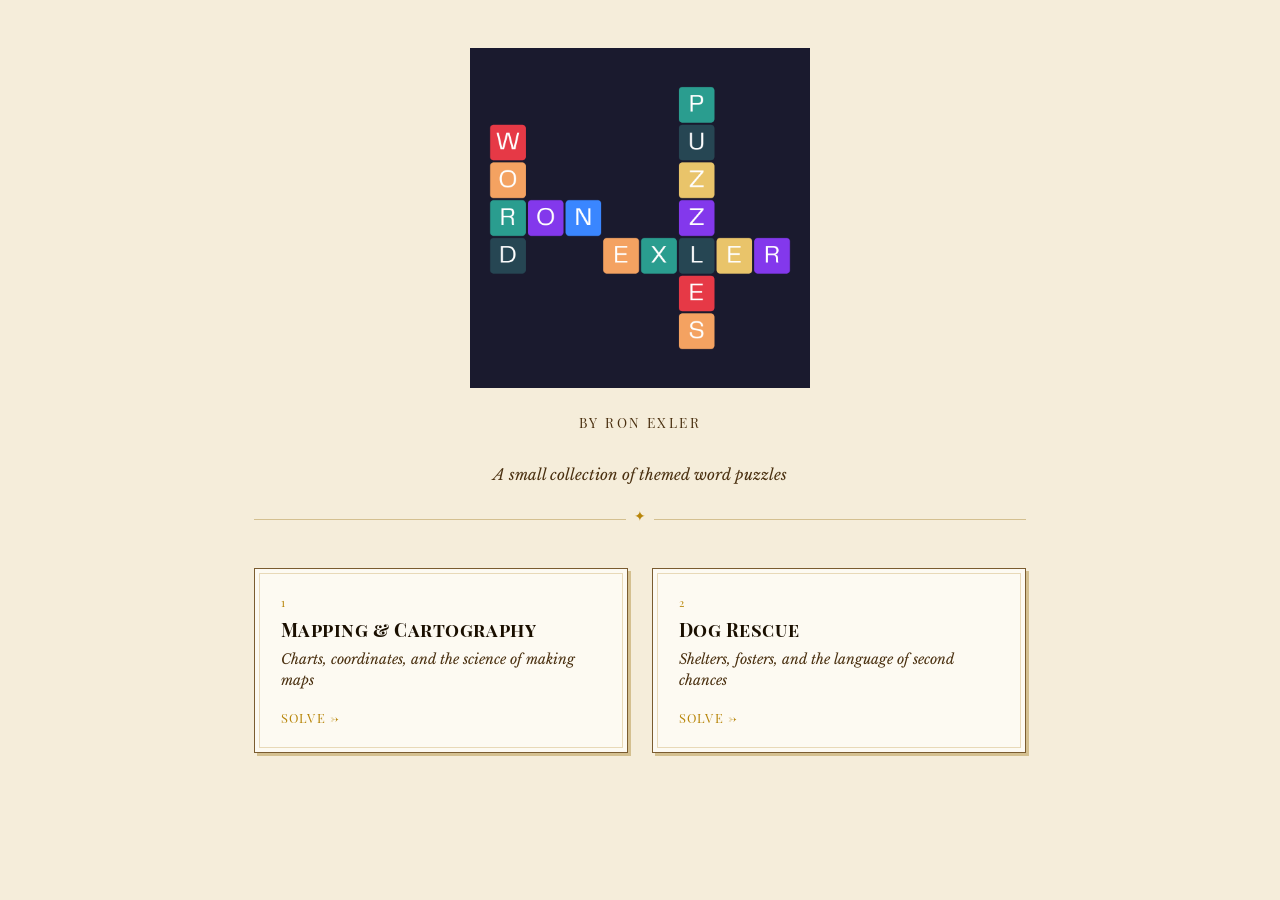
<file: index.html>
<!DOCTYPE html>
<html lang="en">
<head>
  <meta charset="UTF-8">
  <meta name="viewport" content="width=device-width, initial-scale=1.0">
  <title>Word Puzzles by Ron Exler</title>
  <link rel="preconnect" href="https://fonts.googleapis.com">
  <link rel="preconnect" href="https://fonts.gstatic.com" crossorigin>
  <link href="https://fonts.googleapis.com/css2?family=Playfair+Display+SC:wght@400;700&family=Libre+Baskerville:ital,wght@0,400;0,700;1,400&display=swap" rel="stylesheet">
  <link rel="stylesheet" href="crossword.css">
  <style>
    body { padding-top: 0; }

    .gallery-header {
      display: flex;
      flex-direction: column;
      align-items: center;
      gap: 1.5rem;
      padding-bottom: 2rem;
      margin-bottom: 3rem;
      border-bottom: 1px solid var(--paper-dark);
      position: relative;
    }

    .gallery-header::after {
      content: '✦';
      position: absolute;
      bottom: -0.6em;
      left: 50%;
      transform: translateX(-50%);
      background: var(--paper);
      padding: 0 0.5rem;
      color: var(--gold);
      font-size: 0.85rem;
    }

    .gallery-logo {
      width: min(340px, 80vw);
      height: auto;
      display: block;
    }

    .gallery-byline {
      font-family: var(--font-display);
      font-size: 0.85rem;
      letter-spacing: 0.18em;
      color: var(--ink-mid);
      text-transform: uppercase;
    }

    .gallery-subtitle {
      font-style: italic;
      color: var(--ink-mid);
      font-size: 0.95rem;
    }
  </style>
</head>
<body>
  <div class="gallery-page">
    <header class="gallery-header">
      <img class="gallery-logo" src="logo.png" alt="Word Puzzles by Ron Exler">
      <p class="gallery-byline">by Ron Exler</p>
      <p class="gallery-subtitle">A small collection of themed word puzzles</p>
    </header>

    <div class="puzzle-grid">
      <a class="puzzle-card" href="/mapping/">
        <div class="puzzle-card-num">1</div>
        <h2 class="puzzle-card-title">Mapping &amp; Cartography</h2>
        <p class="puzzle-card-theme">Charts, coordinates, and the science of making maps</p>
        <span class="puzzle-card-cta">Solve →</span>
      </a>

      <a class="puzzle-card" href="/dogrescue/">
        <div class="puzzle-card-num">2</div>
        <h2 class="puzzle-card-title">Dog Rescue</h2>
        <p class="puzzle-card-theme">Shelters, fosters, and the language of second chances</p>
        <span class="puzzle-card-cta">Solve →</span>
      </a>
    </div>
  </div>
</body>
</html>
</file>
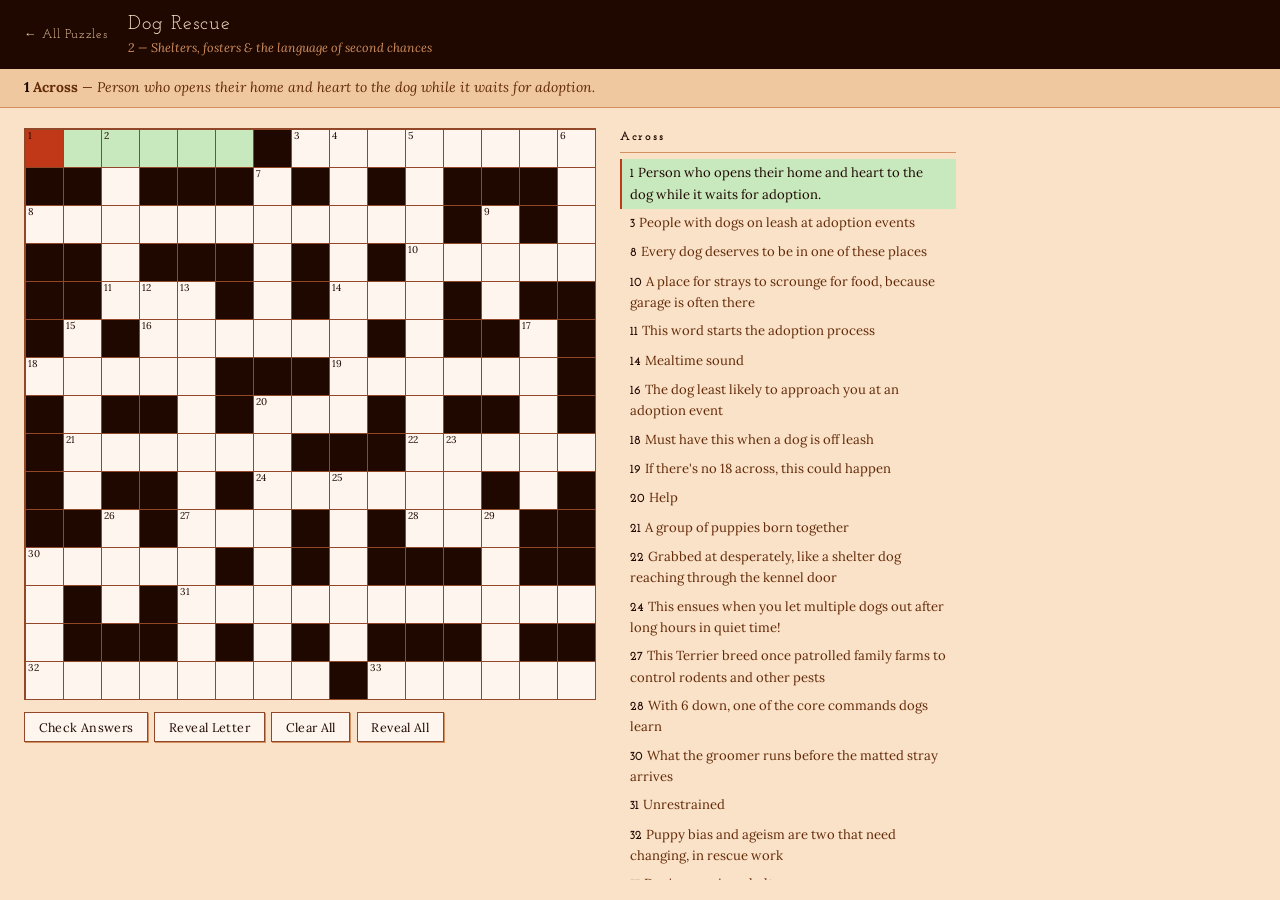
<file: dogrescue/index.html>
<!DOCTYPE html>
<html lang="en">
<head>
  <meta charset="UTF-8">
  <meta name="viewport" content="width=device-width, initial-scale=1.0">
  <title>Dog Rescue — Crossword</title>
  <link rel="preconnect" href="https://fonts.googleapis.com">
  <link rel="preconnect" href="https://fonts.gstatic.com" crossorigin>
  <link rel="stylesheet" href="../crossword.css?v=2">
</head>
<body>
  <div class="puzzle-page" id="app">
    <header class="cw-header">
      <a class="cw-back" href="/">← All Puzzles</a>
      <div class="cw-header-text">
        <div class="cw-title">Dog Rescue</div>
        <div class="cw-subtitle">2 — Shelters, fosters &amp; the language of second chances</div>
      </div>
    </header>

    <div class="cw-clue-bar">
      <div class="cw-clue-bar-text"></div>
    </div>

    <div class="cw-layout">
      <div class="cw-grid-section">
        <div class="cw-grid-container"></div>
        <div class="cw-controls">
          <button class="cw-btn" id="btn-check">Check Answers</button>
          <button class="cw-btn" id="btn-reveal">Reveal Letter</button>
          <button class="cw-btn" id="btn-clear">Clear All</button>
          <button class="cw-btn" id="btn-reveal-all">Reveal All</button>
        </div>
      </div>

      <div class="cw-clue-panel">
        <div class="cw-clue-group">
          <h2 class="cw-clue-group-heading">Across</h2>
          <ul class="cw-clues cw-clues-across"></ul>
        </div>
        <div class="cw-clue-group">
          <h2 class="cw-clue-group-heading">Down</h2>
          <ul class="cw-clues cw-clues-down"></ul>
        </div>
      </div>
    </div>
  </div>

  <script src="../crossword.js"></script>
  <script src="../theme-loader.js"></script>
  <script>
    initPuzzle('app', {
      check:     'btn-check',
      reveal:    'btn-reveal',
      clear:     'btn-clear',
      revealAll: 'btn-reveal-all',
    });
  </script>
</body>
</html>
</file>
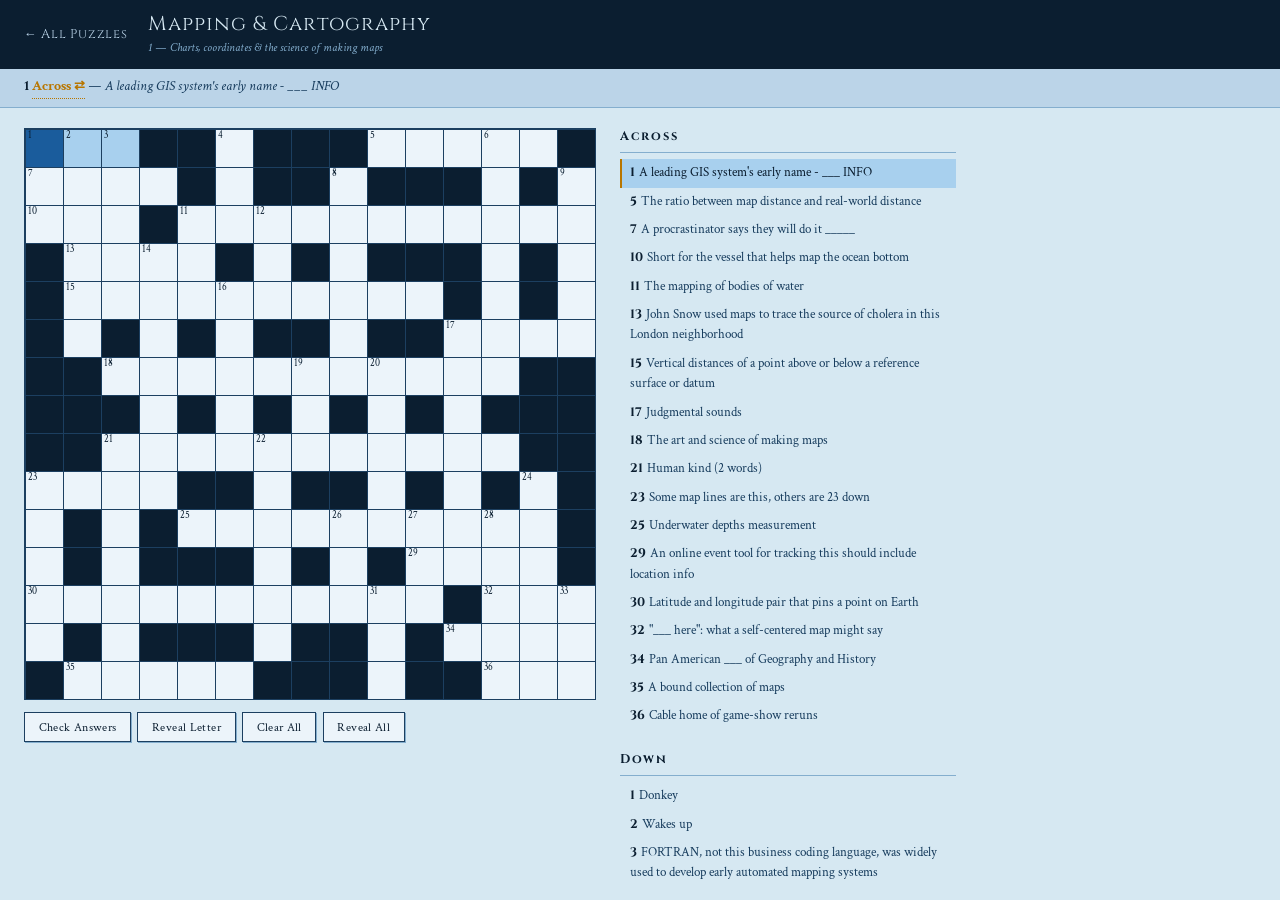
<file: mapping/index.html>
<!DOCTYPE html>
<html lang="en">
<head>
  <meta charset="UTF-8">
  <meta name="viewport" content="width=device-width, initial-scale=1.0">
  <title>Mapping &amp; Cartography — Crossword</title>
  <link rel="preconnect" href="https://fonts.googleapis.com">
  <link rel="preconnect" href="https://fonts.gstatic.com" crossorigin>
  <link rel="stylesheet" href="../crossword.css?v=2">
</head>
<body>
  <div class="puzzle-page" id="app">
    <header class="cw-header">
      <a class="cw-back" href="/">← All Puzzles</a>
      <div class="cw-header-text">
        <div class="cw-title">Mapping &amp; Cartography</div>
        <div class="cw-subtitle">1 — Charts, coordinates &amp; the science of making maps</div>
      </div>
    </header>

    <div class="cw-clue-bar">
      <div class="cw-clue-bar-text"></div>
    </div>

    <div class="cw-layout">
      <div class="cw-grid-section">
        <div class="cw-grid-container"></div>
        <div class="cw-controls">
          <button class="cw-btn" id="btn-check">Check Answers</button>
          <button class="cw-btn" id="btn-reveal">Reveal Letter</button>
          <button class="cw-btn" id="btn-clear">Clear All</button>
          <button class="cw-btn" id="btn-reveal-all">Reveal All</button>
        </div>
      </div>

      <div class="cw-clue-panel">
        <div class="cw-clue-group">
          <h2 class="cw-clue-group-heading">Across</h2>
          <ul class="cw-clues cw-clues-across"></ul>
        </div>
        <div class="cw-clue-group">
          <h2 class="cw-clue-group-heading">Down</h2>
          <ul class="cw-clues cw-clues-down"></ul>
        </div>
      </div>
    </div>
  </div>

  <script src="../crossword.js"></script>
  <script src="../theme-loader.js"></script>
  <script>
    initPuzzle('app', {
      check:     'btn-check',
      reveal:    'btn-reveal',
      clear:     'btn-clear',
      revealAll: 'btn-reveal-all',
    });
  </script>
</body>
</html>
</file>
<file: crossword.css>
@import url('https://fonts.googleapis.com/css2?family=Playfair+Display+SC:wght@400;700&family=Libre+Baskerville:ital,wght@0,400;0,700;1,400&display=swap');

:root {
  --paper:        #f5edda;
  --paper-mid:    #e8d9b8;
  --paper-dark:   #d4c090;
  --ink:          #1a0f00;
  --ink-mid:      #4a3010;
  --ink-light:    #8a6838;
  --gold:         #b8860b;
  --gold-light:   #e0a820;
  --cell-bg:      #fdfaf2;
  --border:       #7a5c30;
  --hl-word:      #e4d090;
  --hl-cell:      #c8960c;
  --hl-cell-text: #fff8e8;
  --correct:      #2d6a4f;
  --wrong:        #8b1a1a;
  --revealed:     #1a3a6b;
  --font-display: 'Playfair Display SC', Georgia, serif;
  --font-body:    'Libre Baskerville', Georgia, serif;
}

*, *::before, *::after { box-sizing: border-box; margin: 0; padding: 0; }

html { scroll-behavior: smooth; }

body {
  background: var(--paper);
  color: var(--ink);
  font-family: var(--font-body);
  font-size: 15px;
  line-height: 1.5;
  min-height: 100vh;
}

/* ── Hidden input for mobile keyboard ───────────────────────── */
.cw-hidden-input {
  position: fixed;
  left: 50%;
  top: 0;
  width: 2px;
  height: 2px;
  opacity: 0.01;
  border: none;
  padding: 0;
  z-index: -1;
  pointer-events: none;
  font-size: 16px; /* prevents iOS Safari from zooming on focus */
}

/* ── Gallery / Index ─────────────────────────────────────────── */
.gallery-page {
  max-width: 820px;
  margin: 0 auto;
  padding: 3rem 1.5rem 4rem;
}

.gallery-header {
  text-align: center;
  padding-bottom: 2rem;
  margin-bottom: 3rem;
  border-bottom: 1px solid var(--paper-dark);
  position: relative;
}

.gallery-header::after {
  content: '✦';
  position: absolute;
  bottom: -0.6em;
  left: 50%;
  transform: translateX(-50%);
  background: var(--paper);
  padding: 0 0.5rem;
  color: var(--gold);
  font-size: 0.85rem;
}

.gallery-title {
  font-family: var(--font-display);
  font-size: 2.6rem;
  letter-spacing: 0.04em;
  line-height: 1.15;
  color: var(--ink);
}

.gallery-subtitle {
  font-style: italic;
  color: var(--ink-mid);
  margin-top: 0.5rem;
  font-size: 0.95rem;
}

.puzzle-grid {
  display: grid;
  grid-template-columns: repeat(auto-fill, minmax(300px, 1fr));
  gap: 1.5rem;
}

.puzzle-card {
  display: block;
  text-decoration: none;
  color: var(--ink);
  background: var(--cell-bg);
  border: 1px solid var(--border);
  padding: 1.6rem 1.6rem 1.4rem;
  position: relative;
  transition: box-shadow 0.12s, transform 0.12s;
  box-shadow: 3px 3px 0 var(--paper-dark);
}

.puzzle-card:hover {
  box-shadow: 5px 5px 0 var(--paper-dark);
  transform: translate(-1px, -1px);
}

.puzzle-card::before {
  content: '';
  position: absolute;
  inset: 4px;
  border: 1px solid var(--paper-mid);
  pointer-events: none;
}

.puzzle-card-num {
  font-family: var(--font-display);
  font-size: 0.7rem;
  letter-spacing: 0.15em;
  color: var(--gold);
  margin-bottom: 0.4rem;
}

.puzzle-card-title {
  font-family: var(--font-display);
  font-size: 1.15rem;
  letter-spacing: 0.03em;
  line-height: 1.25;
  margin-bottom: 0.5rem;
}

.puzzle-card-theme {
  font-style: italic;
  color: var(--ink-mid);
  font-size: 0.875rem;
  margin-bottom: 1rem;
}

.puzzle-card-cta {
  font-size: 0.8rem;
  letter-spacing: 0.1em;
  text-transform: uppercase;
  color: var(--gold);
  font-family: var(--font-display);
}

/* ── Puzzle Page Layout ──────────────────────────────────────── */
.puzzle-page {
  height: 100dvh;
  display: flex;
  flex-direction: column;
  overflow: hidden;
}

.cw-header {
  background: var(--ink);
  color: var(--paper);
  padding: 0.75rem 1.5rem;
  display: flex;
  align-items: center;
  gap: 1.25rem;
  flex-shrink: 0;
}

.cw-back {
  color: var(--paper-mid);
  text-decoration: none;
  font-size: 0.8rem;
  letter-spacing: 0.06em;
  white-space: nowrap;
  flex-shrink: 0;
  font-family: var(--font-display);
}

.cw-back:hover { color: var(--gold-light); }

.cw-logo-link {
  flex-shrink: 0;
  display: flex;
  align-items: center;
}

.cw-logo {
  height: 16px;
  max-height: 16px;
  width: auto;
  max-width: 48px;
  display: block;
  opacity: 0.92;
  transition: opacity 0.15s;
}

.cw-logo-link:hover .cw-logo { opacity: 1; }

.cw-title {
  font-family: var(--font-display);
  font-size: 1.25rem;
  letter-spacing: 0.05em;
  line-height: 1.2;
  flex: 1;
}

.cw-subtitle {
  font-style: italic;
  color: var(--paper-dark);
  font-size: 0.78rem;
  margin-top: 0.15rem;
  font-family: var(--font-body);
  font-weight: 400;
}

/* Current clue bar */
.cw-clue-bar {
  background: var(--paper-mid);
  border-bottom: 1px solid var(--paper-dark);
  padding: 0.5rem 1.5rem;
  min-height: 2.4rem;
  display: flex;
  align-items: center;
  flex-shrink: 0;
}

.cw-clue-bar-text {
  font-style: italic;
  color: var(--ink-mid);
  font-size: 0.875rem;
  line-height: 1.4;
}

.cw-clue-bar-text strong {
  font-style: normal;
  color: var(--ink);
  font-weight: 700;
}

.cw-dir-toggle {
  display: inline-flex;
  align-items: center;
  gap: 0.2em;
  cursor: pointer;
  color: var(--gold);
  border-bottom: 1px dotted var(--gold);
  padding-bottom: 1px;
  user-select: none;
  -webkit-user-select: none;
  touch-action: manipulation;
}

.cw-dir-toggle:hover { color: var(--gold-light); }

.cw-dir-arrow {
  font-style: normal;
  font-size: 0.9em;
}

.cw-dir-label {
  color: var(--ink-mid);
}

/* Main content area */
.cw-layout {
  display: flex;
  gap: 1.5rem;
  padding: 1.25rem 1.5rem;
  flex: 1;
  overflow: hidden;
  min-height: 0;
}

/* Grid section */
.cw-grid-section {
  display: flex;
  flex-direction: column;
  gap: 0.75rem;
  flex-shrink: 0;
  overflow: auto;
}

.cw-grid-container {
  outline: none;
  cursor: default;
  user-select: none;
  -webkit-user-select: none;
  touch-action: pan-x pan-y;
}

/* The crossword grid */
.cw-grid {
  display: grid;
  grid-template-columns: repeat(var(--cols, 21), var(--cell-size, 38px));
  grid-template-rows: repeat(var(--rows, 21), var(--cell-size, 38px));
  border-top: 2px solid var(--border);
  border-left: 2px solid var(--border);
  line-height: 1;
  width: max-content;
}

.cw-cell {
  width: var(--cell-size, 38px);
  height: var(--cell-size, 38px);
  border-right: 1px solid var(--border);
  border-bottom: 1px solid var(--border);
  position: relative;
  display: flex;
  align-items: center;
  justify-content: center;
  overflow: hidden;
}

.cw-cell.cw-black {
  background: var(--ink);
}

.cw-cell.cw-white {
  background: var(--cell-bg);
  cursor: pointer;
  touch-action: manipulation; /* removes 300ms tap delay on iOS */
}

.cw-cell.cw-white:hover {
  background: #f0e4c8;
}

.cw-cell.cw-highlighted {
  background: var(--hl-word) !important;
}

.cw-cell.cw-selected {
  background: var(--hl-cell) !important;
}

.cw-cell.cw-selected .cw-letter {
  color: var(--hl-cell-text) !important;
}

/* Correct / wrong / revealed states */
.cw-cell.cw-correct  { background: #ddf0e4 !important; }
.cw-cell.cw-wrong    { background: #f5d0d0 !important; }
.cw-cell.cw-revealed { background: #d0dff5 !important; }

.cw-cell.cw-highlighted.cw-correct  { background: #c8e8d4 !important; }
.cw-cell.cw-highlighted.cw-wrong    { background: #f0b8b8 !important; }
.cw-cell.cw-highlighted.cw-revealed { background: #b8cce8 !important; }

.cw-cell.cw-selected.cw-correct,
.cw-cell.cw-selected.cw-wrong,
.cw-cell.cw-selected.cw-revealed {
  background: var(--hl-cell) !important;
}

/* Cell number */
.cw-num {
  position: absolute;
  top: 1px;
  left: 2px;
  font-size: calc(var(--cell-size, 38px) * 0.26);
  font-family: var(--font-body);
  color: var(--ink);
  line-height: 1;
  pointer-events: none;
  min-font-size: 7px;
}

/* Cell letter */
.cw-letter {
  font-family: var(--font-display);
  font-size: calc(var(--cell-size, 38px) * 0.54);
  color: var(--ink);
  text-transform: uppercase;
  line-height: 1;
  pointer-events: none;
  font-weight: 700;
}

/* Controls */
.cw-controls {
  display: flex;
  flex-wrap: wrap;
  gap: 0.4rem;
}

.cw-btn {
  font-family: var(--font-body);
  font-size: 0.78rem;
  padding: 0.4rem 0.85rem;
  background: var(--cell-bg);
  border: 1px solid var(--border);
  color: var(--ink);
  cursor: pointer;
  letter-spacing: 0.03em;
  transition: background 0.1s, box-shadow 0.1s;
  box-shadow: 1px 1px 0 var(--paper-dark);
  white-space: nowrap;
}

.cw-btn:hover {
  background: var(--paper-mid);
  box-shadow: 2px 2px 0 var(--paper-dark);
}

.cw-btn:active {
  box-shadow: none;
  transform: translate(1px, 1px);
}

/* ── Clue Panel ──────────────────────────────────────────────── */
.cw-clue-panel {
  flex: 1;
  min-width: 220px;
  max-width: 340px;
  overflow-y: auto;
  display: flex;
  flex-direction: column;
  gap: 1.25rem;
  padding-right: 4px;
}

.cw-clue-panel::-webkit-scrollbar {
  width: 3px;
}
.cw-clue-panel::-webkit-scrollbar-track { background: var(--paper-mid); }
.cw-clue-panel::-webkit-scrollbar-thumb { background: var(--paper-dark); }

.cw-clue-group-heading {
  font-family: var(--font-display);
  font-size: 0.78rem;
  letter-spacing: 0.14em;
  color: var(--ink);
  border-bottom: 1px solid var(--paper-dark);
  padding-bottom: 0.35rem;
  margin-bottom: 0.4rem;
}

.cw-clues {
  list-style: none;
  display: flex;
  flex-direction: column;
}

.cw-clues li {
  padding: 0.25rem 0.5rem;
  font-size: 0.82rem;
  line-height: 1.55;
  cursor: pointer;
  color: var(--ink-mid);
  border-left: 2px solid transparent;
}

.cw-clues li:hover {
  background: var(--paper-mid);
  color: var(--ink);
}

.cw-clues li.cw-clue-active {
  background: var(--hl-word);
  color: var(--ink);
  border-left-color: var(--gold);
}

.cw-clue-num {
  font-weight: 700;
  color: var(--ink);
  font-family: var(--font-display);
  font-size: 0.78rem;
  margin-right: 0.35em;
}

/* ── Mobile ──────────────────────────────────────────────────── */
@media (max-width: 700px) {
  .puzzle-page {
    height: auto;
    overflow: auto;
  }

  .cw-layout {
    flex-direction: column;
    overflow: visible;
    padding: 0.75rem;
    gap: 1rem;
  }

  .cw-grid-section {
    overflow: visible;
    width: 100%;
  }

  .cw-grid-container {
    overflow-x: auto;
  }

  .cw-clue-panel {
    max-width: none;
    overflow-y: visible;
    max-height: none;
    width: 100%;
    padding-bottom: 2rem;
  }

  .cw-clue-bar {
    padding: 0.5rem 0.75rem;
  }

  .cw-header {
    padding: 0.6rem 0.75rem;
  }

  .cw-title {
    font-size: 1rem;
  }
}

@media (max-width: 400px) {
  .gallery-title { font-size: 1.9rem; }
}
</file>
